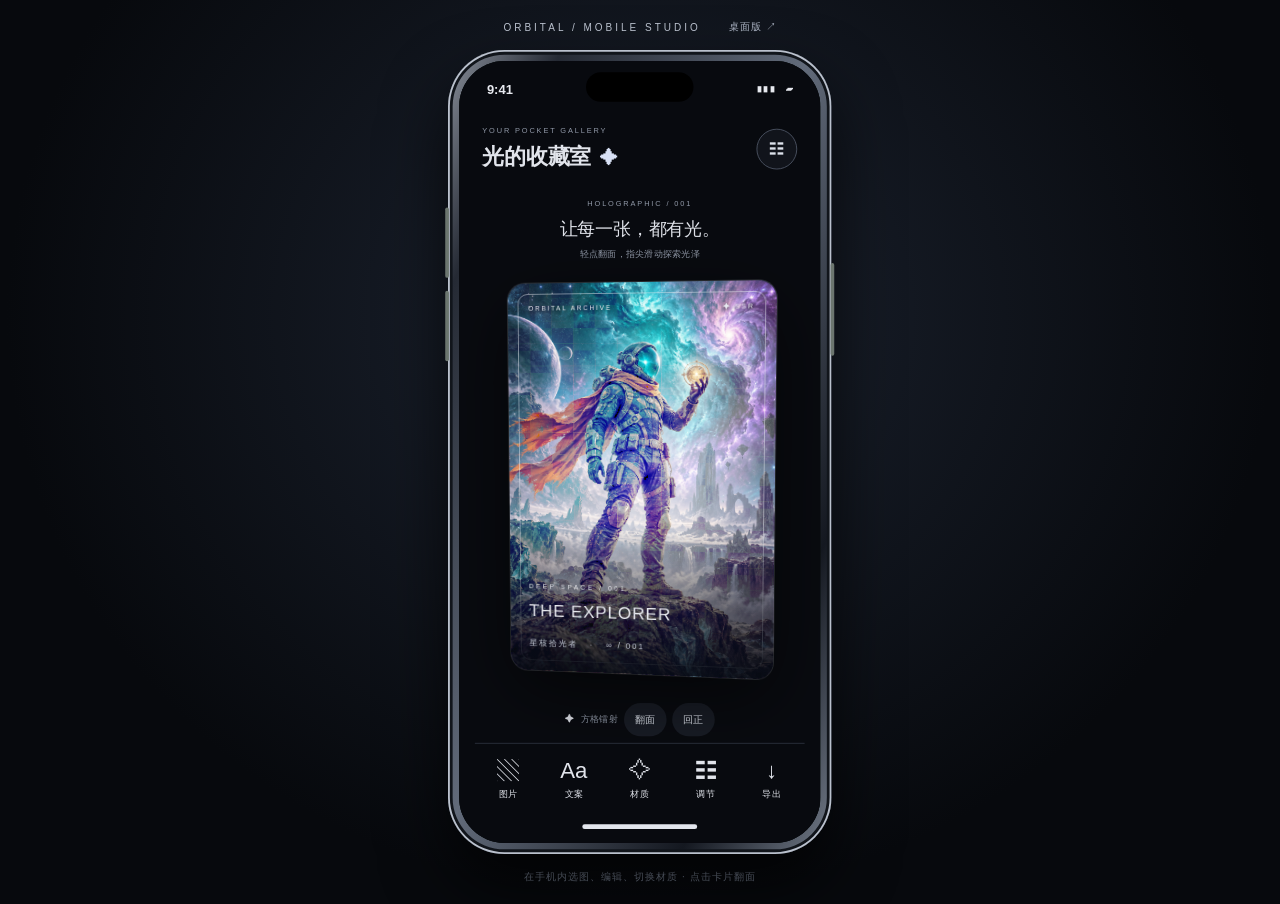
<file: skills/holo-card-preview/assets/web/mobile.html>
<!doctype html><html lang="zh-CN"><head><meta charset="utf-8"><meta name="viewport" content="width=device-width,initial-scale=1"><title>ORBITAL · iPhone 预览</title><style>
*{box-sizing:border-box}body{margin:0;min-height:100svh;background:radial-gradient(ellipse at 50% 40%,#293b36,#111816 65%);color:#bdcdc4;font-family:-apple-system,BlinkMacSystemFont,"PingFang SC",sans-serif;display:flex;flex-direction:column;align-items:center;justify-content:center;padding:20px;gap:16px}.shell-label{font-size:10px;letter-spacing:3px;display:flex;gap:28px;align-items:center}.shell-label a{color:#aebfb4;text-decoration:none;letter-spacing:1px}.device-space{position:relative;flex:none}.device{width:414px;height:868px;padding:12px;background:linear-gradient(115deg,#87908b,#242a27 15%,#69716d 48%,#151b18 80%,#727d75);border-radius:61px;position:absolute;top:0;left:0;transform-origin:top left;box-shadow:0 35px 70px #0009,inset 0 0 0 2px #adb6af,inset 0 0 0 5px #171d1a}.device:before{content:'';position:absolute;left:-3px;top:170px;height:76px;width:4px;border-radius:3px;background:#6c766f;box-shadow:0 90px #6c766f}.device:after{content:'';position:absolute;right:-3px;top:230px;height:100px;width:4px;border-radius:3px;background:#6c766f}iframe{display:block;width:390px;height:844px;border:0;border-radius:49px;background:#0c1511}.shell-note{margin:0;font-size:10px;color:#7e9587;letter-spacing:1px}@media(max-width:450px){body{padding:8px;gap:8px}.shell-label{font-size:9px}.shell-note{display:none}}
</style></head><body><div class="shell-label"><span>ORBITAL / MOBILE STUDIO</span><a href="studio.html" target="_blank" rel="noopener">桌面版 ↗</a></div><div class="device-space"><div class="device"><iframe src="studio.html?phone=1" title="ORBITAL iPhone 卡片工作室"></iframe></div></div><p class="shell-note">在手机内选图、编辑、切换材质 · 点击卡片翻面</p><script>function fitDevice(){const scale=Math.min(1,(innerWidth-26)/414,(innerHeight-96)/868);document.querySelector('.device').style.transform=`scale(${scale})`;Object.assign(document.querySelector('.device-space').style,{width:414*scale+'px',height:868*scale+'px'});}addEventListener('resize',fitDevice);fitDevice();</script></body></html>
<style>body{background:radial-gradient(ellipse at 50% 35%,#1c2330,#07090d 70%);color:#bec5d2}.shell-label a{color:#b0b8c8}.shell-note{color:#7d8799}.device{background:linear-gradient(115deg,#8b919c,#252a34 15%,#626b7a 48%,#141820 80%,#737c8a);box-shadow:0 35px 70px #000b,inset 0 0 0 2px #bac1cd,inset 0 0 0 5px #11151b}</style>
</file>
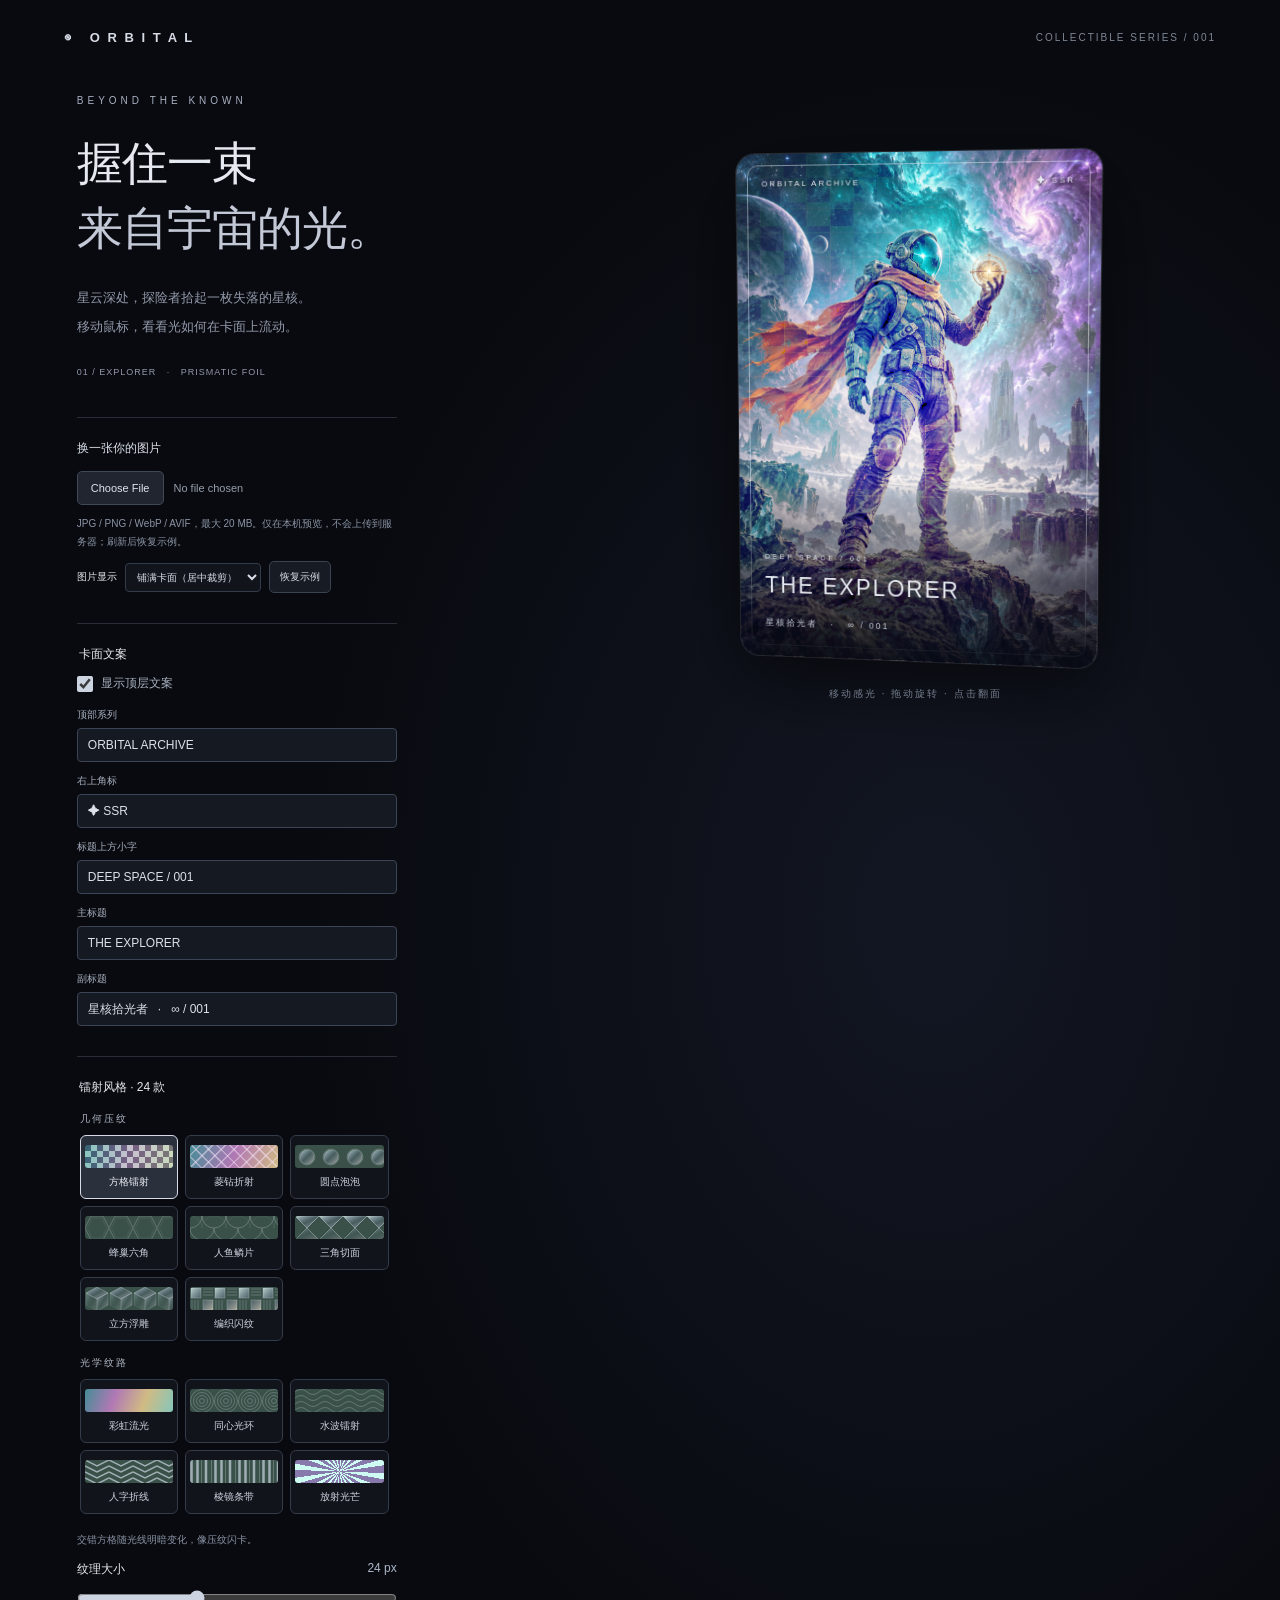
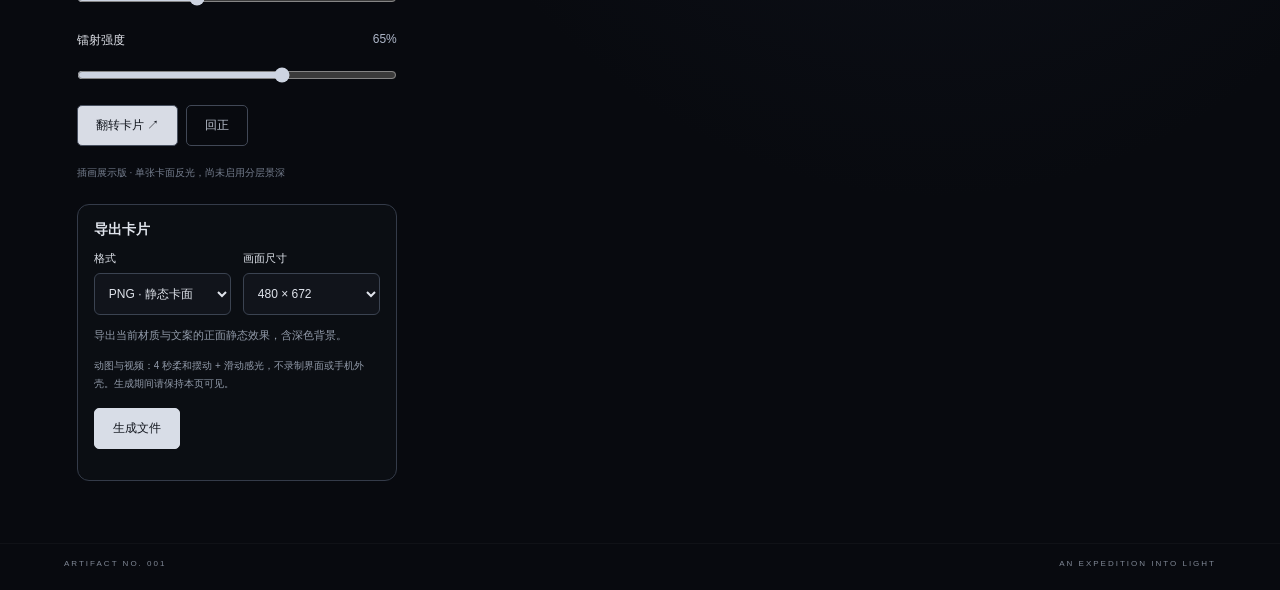
<file: skills/holo-card-preview/assets/web/studio.html>
<!doctype html><html lang="zh-CN"><head><meta charset="utf-8"><meta name="viewport" content="width=device-width,initial-scale=1"><title>ORBITAL · 星核拾光者</title><link rel="stylesheet" href="studio.css"></head><body><header><b>◉ &nbsp; O R B I T A L</b><span>COLLECTIBLE SERIES / 001</span></header><main><section><p class="eyebrow">BEYOND THE KNOWN</p><h1>握住一束<br><em>来自宇宙的光。</em></h1><p class="description">星云深处，探险者拾起一枚失落的星核。<br>移动鼠标，看看光如何在卡面上流动。</p><p class="tags">01 / EXPLORER &nbsp; · &nbsp; PRISMATIC FOIL</p><div class="settings"><label for="foil">镭射强度 <output id="amount">65%</output></label><input id="foil" type="range" min="0" max="100" value="65"><div><button id="flip">翻转卡片 ↗</button><button id="reset">回正</button></div><p class="note">插画展示版 · 单张卡面反光，尚未启用分层景深</p></div></section><section class="stage"><div id="card" tabindex="0" role="button" aria-label="点击或回车翻面，方向键旋转"><div class="face front"><img src="assets/explorer-v2.png" alt="宇航员手托金色星核，站在青紫色星云与岩石峡谷前" draggable="false"><div class="foil"></div><div class="glare"></div><div class="rim"></div><div class="top"><span>ORBITAL ARCHIVE</span><span>✦ SSR</span></div><div class="caption"><small>DEEP SPACE / 001</small><h2>THE EXPLORER</h2><span>星核拾光者 &nbsp; · &nbsp; ∞ / 001</span></div></div><div class="face back"><div class="seal">✦</div><h2>ORBITAL</h2><small>THE UNIVERSE, IN YOUR HANDS.</small></div></div><p class="hint">移动感光 · 拖动旋转 · 点击翻面</p></section></main><footer>ARTIFACT NO. 001 <span>AN EXPEDITION INTO LIGHT</span></footer><script src="studio.js"></script></body></html>
</file>
<file: skills/holo-card-preview/assets/web/studio.css>
:root{color-scheme:dark;font-family:-apple-system,BlinkMacSystemFont,"PingFang SC",sans-serif;background:#090d11;color:#eaf1ed}*{box-sizing:border-box}body{margin:0;background:radial-gradient(ellipse at 73% 42%,#18303360,transparent 49%),#090d11;min-height:100svh}header,footer{display:flex;align-items:center;justify-content:space-between;padding:30px 5vw;color:#83928e;font-size:10px;letter-spacing:2px}header b{color:#c5ebd5;font-size:13px}main{max-width:1300px;margin:auto;display:grid;grid-template-columns:1fr 1.15fr;align-items:center;min-height:calc(100svh - 160px);padding:20px 6vw 40px;gap:50px}.eyebrow{font-size:10px;letter-spacing:4px;color:#aec6b8;margin:0 0 25px}h1{font-size:clamp(32px,3.6vw,54px);font-weight:450;line-height:1.4;letter-spacing:-1px;margin:0 0 24px}h1 em{font-style:normal;color:#a8c5b1}.description{font-size:13px;line-height:2.2;color:#8f9b97}.tags{font-size:9px;letter-spacing:1px;color:#b6c6bb;margin:26px 0 40px}.settings{max-width:320px;border-top:1px solid #2b332f;padding-top:22px}label{font-size:12px;display:flex;justify-content:space-between}output{color:#9ab3a5}input{width:100%;accent-color:#b6d1bf;margin:18px 0 22px;cursor:pointer}button{border:1px solid #46594d;background:#b9d2bf;color:#14251b;padding:11px 18px;border-radius:5px;cursor:pointer;font:inherit;font-size:12px;margin-right:8px}#reset{background:transparent;color:#afc1b6}.note{font-size:10px;line-height:1.8;color:#74817c;margin-top:18px}.stage{position:relative;display:flex;align-items:center;justify-content:center;perspective:1400px;padding:20px 0 45px}#card{--mx:50%;--my:50%;--angle:125deg;--strength:.65;width:min(365px,65svh,72vw);aspect-ratio:5/7;position:relative;transform-style:preserve-3d;touch-action:none;cursor:grab;will-change:transform;outline-offset:12px}.face{position:absolute;inset:0;border-radius:19px;overflow:hidden;backface-visibility:hidden;box-shadow:0 24px 80px #0009,0 0 0 1px #d8e4ed30}.front{background:#122031}.front img{width:100%;height:100%;object-fit:cover;display:block}.foil,.glare,.rim{position:absolute;inset:0;pointer-events:none}.foil{background:linear-gradient(var(--angle),transparent 15%,#7cffbc55 26%,#58c7ff88 38%,#ae7dff66 48%,#ffcc7555 61%,transparent 78%);background-size:220% 220%;background-position:var(--mx) var(--my);mix-blend-mode:color-dodge;opacity:calc(var(--strength)*.6)}.glare{background:radial-gradient(circle at var(--mx) var(--my),#fff8,transparent 50%);mix-blend-mode:soft-light;opacity:var(--strength)}.rim{inset:11px;border:1px solid #e9e4c65c;border-radius:11px}.top{position:absolute;top:25px;left:26px;right:26px;display:flex;justify-content:space-between;font-size:8px;letter-spacing:2px;text-shadow:0 1px 5px #000}.caption{position:absolute;bottom:0;left:0;right:0;padding:72px 26px 28px;background:linear-gradient(transparent,#070b14ed);pointer-events:none}.caption small{color:#dddcc3;font-size:7px;letter-spacing:3px}h2{font-size:23px;font-weight:450;letter-spacing:2px;margin:9px 0 13px}.caption>span{font-size:9px;letter-spacing:2px;color:#c1c9c8}.back{transform:rotateY(180deg);background:repeating-linear-gradient(45deg,transparent 0 16px,#a5cfb908 17px 18px),radial-gradient(ellipse,#284037,#0b1515);border:8px solid #152421;display:flex;align-items:center;justify-content:center;flex-direction:column;color:#c9d9b7}.seal{height:140px;width:140px;border:1px solid #bac49c88;outline:1px solid #bac49c33;outline-offset:12px;border-radius:50%;display:grid;place-items:center;font-size:80px}.back h2{letter-spacing:7px;font-size:20px;margin:45px 0 15px}.back small{font-size:7px;letter-spacing:2px}.hint{position:absolute;bottom:0;color:#82928b;font-size:10px;letter-spacing:2px}footer{font-size:8px;padding-top:15px;padding-bottom:22px;border-top:1px solid #ffffff08}@media(max-width:750px){header{padding:20px 6vw}header>span{font-size:7px}main{display:flex;flex-direction:column-reverse;gap:34px;padding:15px 8vw 35px}.stage{width:100%;padding-bottom:45px}#card{width:min(310px,68vw)}main>section{width:100%}h1{font-size:31px}h1 br{display:none}.eyebrow{margin-bottom:13px}.description{font-size:12px}.tags{margin:20px 0}.settings{max-width:none}}
:root .upload-panel{padding-bottom:20px;margin-bottom:22px;border-bottom:1px solid #2b332f}.upload-title{color:#d9e8dc}.upload-panel input[type=file]{display:block;margin:14px 0 9px;font-size:11px;color:#abbdb1;width:100%}.upload-panel input::file-selector-button{background:#24372d;border:1px solid #4a6352;border-radius:5px;color:#d4e6d9;padding:10px 13px;margin-right:10px;cursor:pointer}.upload-help,#upload-status{font-size:10px;line-height:1.8;color:#8fa196;overflow-wrap:anywhere}.upload-options{display:flex;align-items:center;gap:8px;flex-wrap:wrap}.upload-options label{font-size:10px}.upload-options select{max-width:100%;background:#15231c;color:#c4d6ca;border:1px solid #46594d;border-radius:4px;padding:7px;font:inherit;font-size:10px}.upload-options button{padding:8px 10px;font-size:10px;background:transparent;color:#b7ccbe}.custom-art .caption,.custom-art .top{display:none}
</file>
